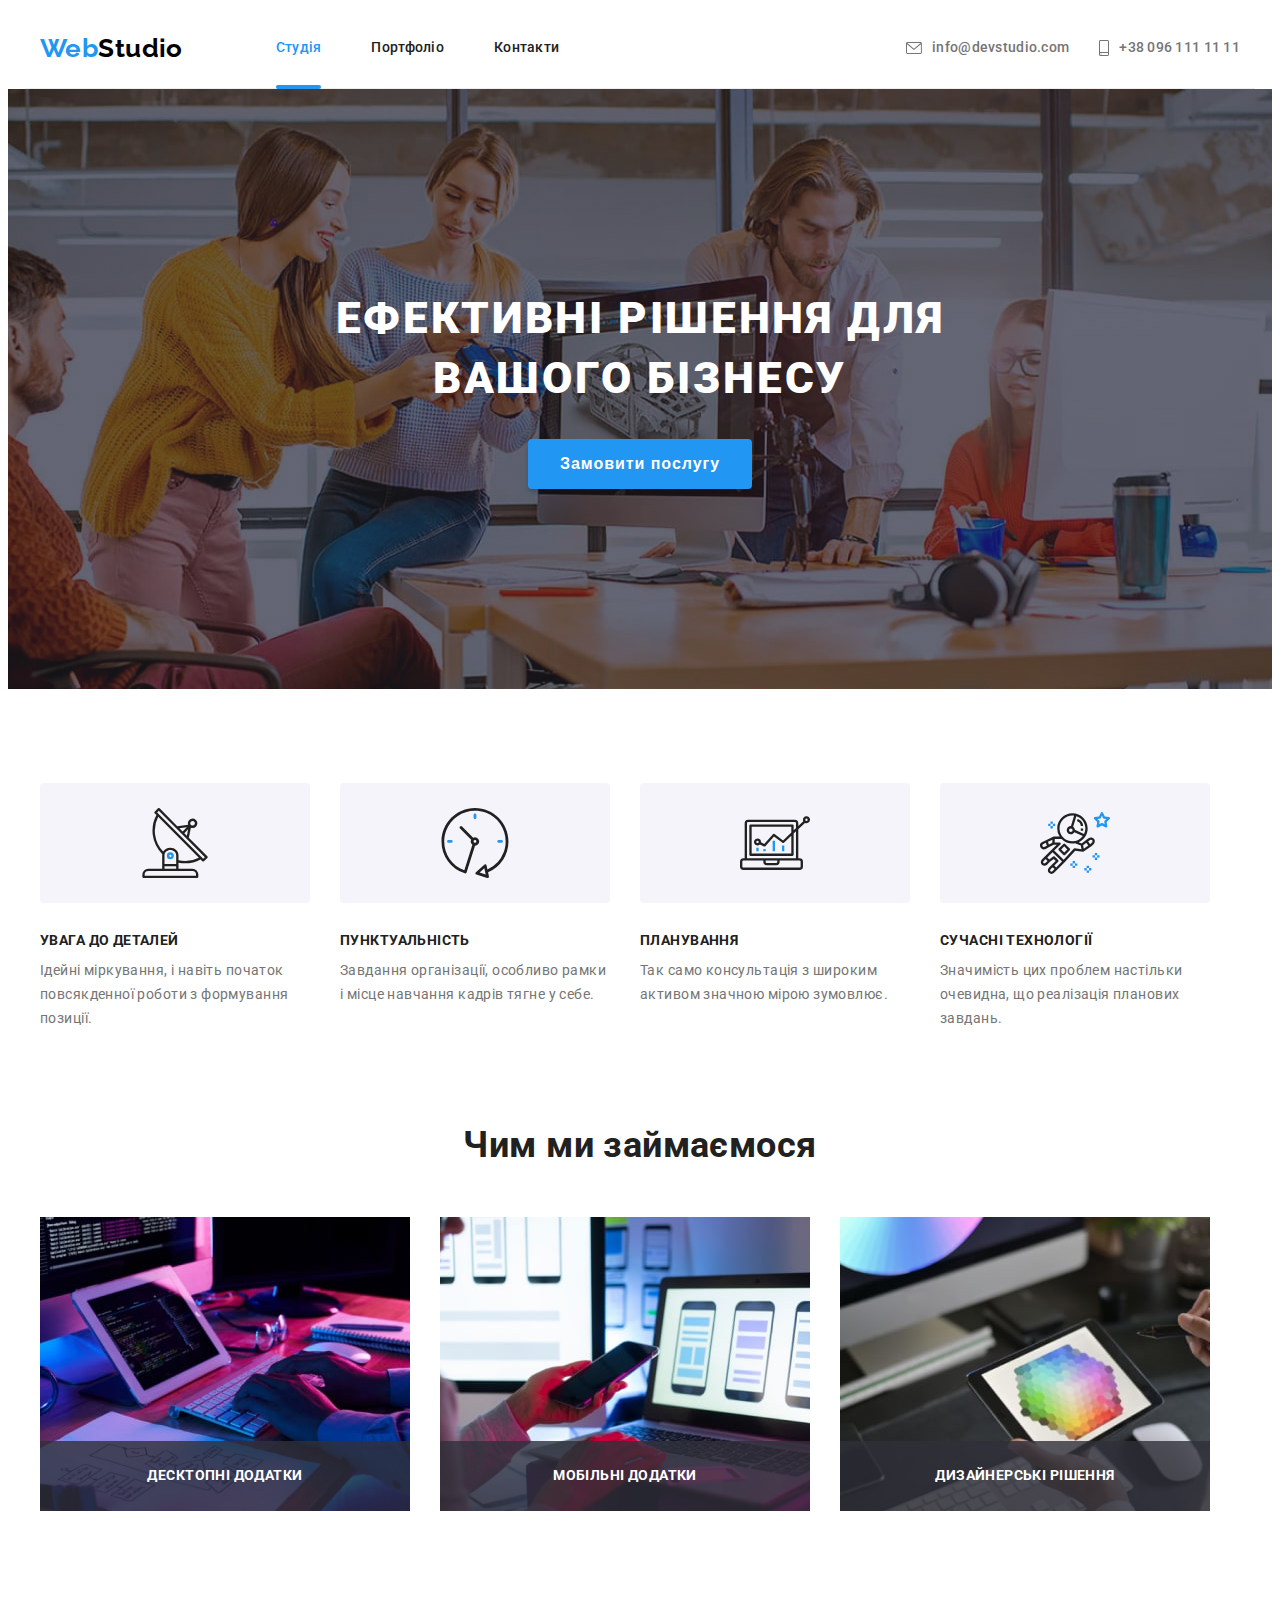
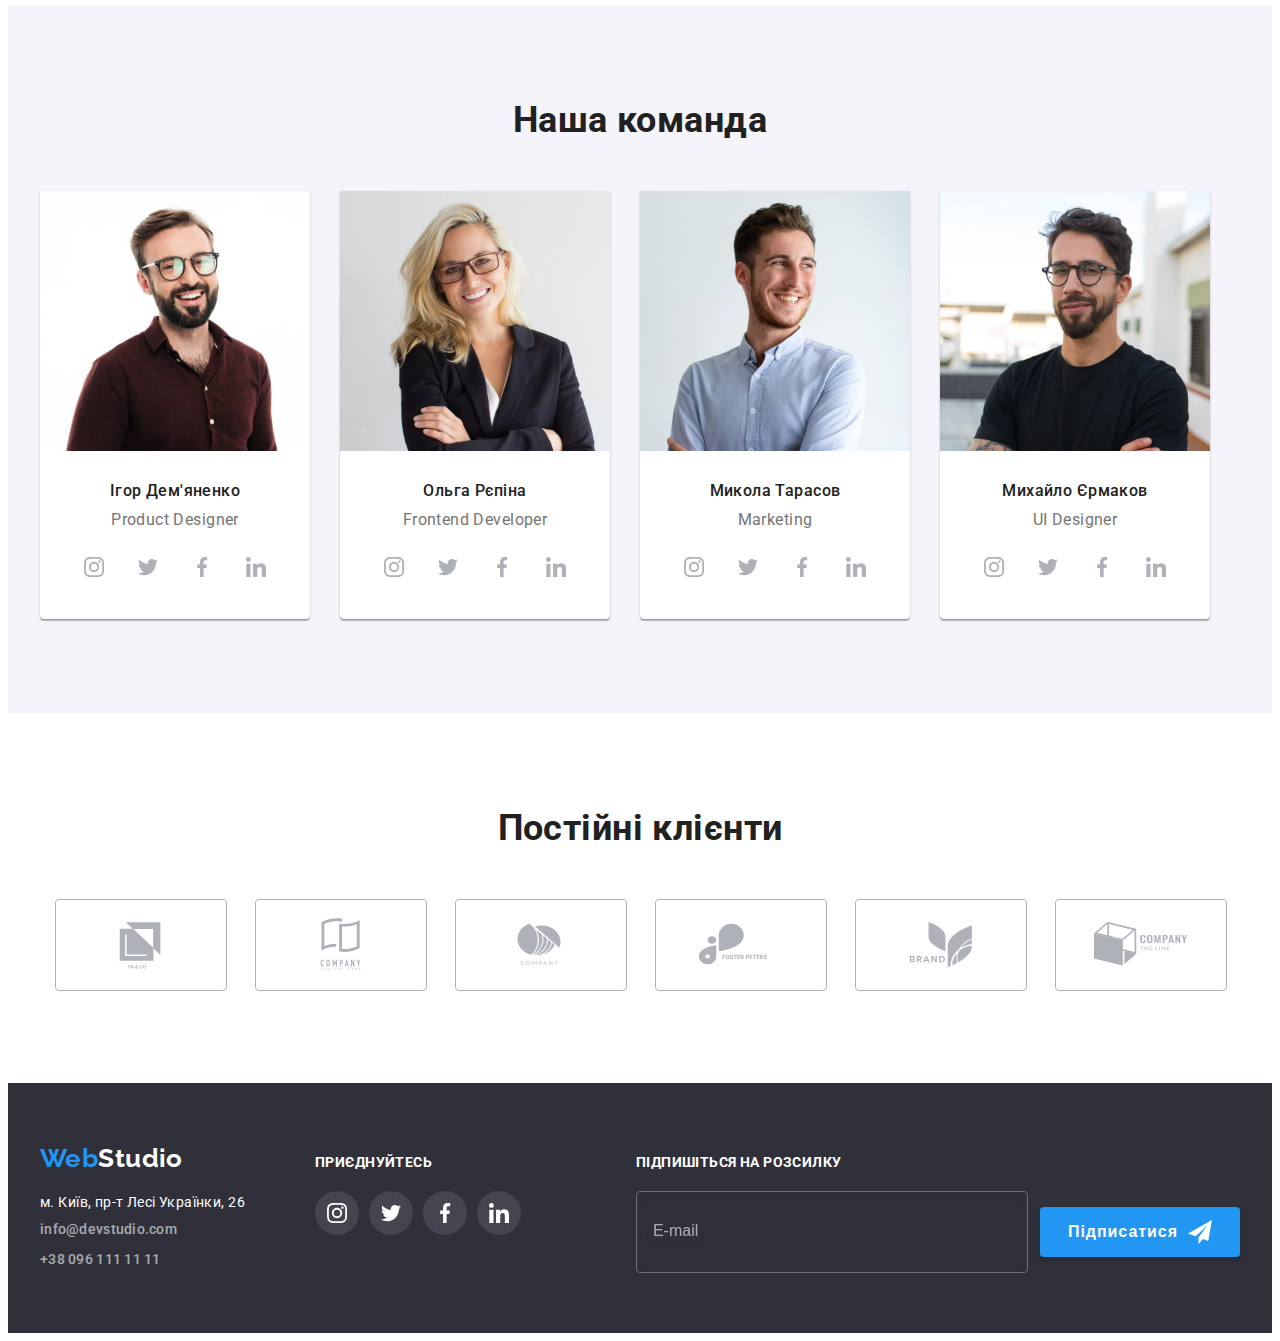
<file: index.html>
<!DOCTYPE html>
<html lang="uk">

<head>
  <meta charset="UTF-8" />
  <meta http-equiv="X-UA-Compatible" content="IE=edge" />
  <meta name="viewport" content="width=device-width, initial-scale=1.0" />

  <title>Студія</title>

  <link rel="preconnect" href="https://fonts.googleapis.com" />
  <link rel="preconnect" href="https://fonts.gstatic.com" crossorigin />
  <link href="https://fonts.googleapis.com/css2?family=Raleway:wght@700&family=Roboto:wght@400;500;700;900&display=swap"
    rel="stylesheet" />

  <link rel="stylesheet" href="https://cdnjs.cloudflare.com/ajax/libs/modern-normalize/1.1.0/modern-normalize.min.css"
    integrity="sha512-wpPYUAdjBVSE4KJnH1VR1HeZfpl1ub8YT/NKx4PuQ5NmX2tKuGu6U/JRp5y+Y8XG2tV+wKQpNHVUX03MfMFn9Q=="
    crossorigin="anonymous" referrerpolicy="no-referrer" />

  <link rel="stylesheet" href="./css/main.min.css">
</head>


<body>
  <header class="header">
    <div class="container">
      <a class="logo" lang="en" href="./index.html">
        Web<span class="logo__studio-header">Studio</span>
      </a>
      <nav class="nav">
        <ul class="nav__list">
          <li><a class="nav__link nav__link--current" href="./index.html">Студія</a></li>
          <li><a class="nav__link" href="./portfolio.html">Портфоліо</a></li>
          <li><a class="nav__link" href="">Контакти</a></li>
        </ul>
      </nav>
      <ul class="contacts">
        <li>
          <a class="contacts__link" href="mailto:info@devstudio.com">
            <svg class="contacts__icon" width="16" height="12">
              <use href="./images/icons.svg#envelope"></use>
            </svg>
            info@devstudio.com</a>
        </li>
        <li>
          <a class="contacts__link" href="tel:+380961111111">
            <svg class="contacts__icon" width="10" height="16">
              <use href="./images/icons.svg#smartphone"></use>
            </svg>
            +38 096 111 11 11</a>
        </li>
      </ul>
    </div>
  </header>

  <main>
    <!-- Герой -->
    <section class="hero">
      <div class="container">
        <h1 class="hero__title">Ефективні рішення для вашого бізнесу</h1>
        <button type="button" class="hero__btn btn" data-modal-open>
          Замовити послугу
        </button>
      </div>
    </section>

    <!-- Особливості -->
    <section class="features">
      <div class="container">
        <h2 class="section__title visually-hidden">Особливості</h2>
        <ul class="features__list">
          <li class="features__item">
            <div class="features__icon">
              <svg width="70" height="70">
                <use href="./images/icons.svg#antenna"></use>
              </svg>
            </div>
            <h3 class="features__title">Увага до деталей</h3>
            <p>
              Ідейні міркування, і навіть початок повсякденної роботи з
              формування позиції.
            </p>
          </li>
          <li class="features__item">
            <div class="features__icon">
              <svg width="70" height="70">
                <use href="./images/icons.svg#clock"></use>
              </svg>
            </div>
            <h3 class="features__title">Пунктуальність</h3>
            <p>
              Завдання організації, особливо рамки і місце навчання кадрів
              тягне у себе.
            </p>
          </li>
          <li class="features__item">
            <div class="features__icon">
              <svg width="70" height="70">
                <use href="./images/icons.svg#diagram"></use>
              </svg>
            </div>
            <h3 class="features__title">Планування</h3>
            <p>
              Так само консультація з широким активом значною мірою зумовлює.
            </p>
          </li>
          <li class="features__item">
            <div class="features__icon">
              <svg width="70" height="70">
                <use href="./images/icons.svg#astronaut"></use>
              </svg>
            </div>
            <h3 class="features__title">Сучасні технології</h3>
            <p>
              Значимість цих проблем настільки очевидна, що реалізація
              планових завдань.
            </p>
          </li>
        </ul>
      </div>
    </section>

    <!-- Чим ми займаємось -->
    <section class="works">
      <div class="container">
        <h2 class="section__title">Чим ми займаємося</h2>
        <ul class="works__list">
          <li class="works__item">
            <img src="./images/box1.jpg" alt="cхема і код алгоритму" width="370" height="294" />
            <div class="works__overlay">
              <p class="works__overlay-text">Десктопні додатки</p>
            </div>
          </li>
          <li class="works__item">
            <img src="./images/box2.jpg" alt="блок-схема на екрані телефона" width="370" height="294" />
            <div class="works__overlay">
              <p class="works__overlay-text">Мобільні додатки</p>
            </div>
          </li>
          <li class="works__item">
            <img src="./images/box3.jpg" alt="палітра кольорів на екрані планшета" width="370" height="294" />
            <div class="works__overlay">
              <p class="works__overlay-text">Дизайнерські рішення</p>
            </div>
          </li>
        </ul>
      </div>
    </section>

    <!-- Наша команда -->
    <section class="team">
      <div class="container">
        <h2 class="section__title">Наша команда</h2>
        <ul class="team__list">
          <li class="team__item">
            <img src="./images/man1.jpg" alt="Дизайнер продукту" width="270" height="260" />
            <div class="team-member">
              <h3 class="team-member__name">Ігор Дем'яненко</h3>
              <p class="team-member__position" lang="en">Product Designer</p>
              <ul class="socials">
                <li class="socials__item">
                  <a class="socials__link" href="https://instagram.com" target="_blank" rel="noopener noreferrer"
                    aria-label="Instagram icon">
                    <svg class="socials__icon" width="20" height="20">
                      <use href="./images/icons.svg#instagram"></use>
                    </svg>
                  </a>
                </li>
                <li class="socials__item">
                  <a class="socials__link" href="https://twitter.com" aria-label="Twitter icon" target="_blank"
                    rel="noopener noreferrer">
                    <svg class="socials__icon" width="20" height="20">
                      <use href="./images/icons.svg#twitter"></use>
                    </svg>
                  </a>
                </li>
                <li class="socials__item">
                  <a class="socials__link" href="https://facebook.com" aria-label="Facebook icon" target="_blank"
                    rel="noopener noreferrer">
                    <svg class="socials__icon" width="20" height="20">
                      <use href="./images/icons.svg#facebook"></use>
                    </svg>
                  </a>
                </li>
                <li class="socials__item">
                  <a class="socials__link" href="https://linkedin.com" aria-label="LinkedIn icon" target="_blank"
                    rel="noopener noreferrer">
                    <svg class="socials__icon" width="20" height="20">
                      <use href="./images/icons.svg#linkedin"></use>
                    </svg>
                  </a>
                </li>
              </ul>
            </div>
          </li>
          <li class="team__item">
            <img src="./images/man2.jpg" alt="Розробник" width="270" height="260" />
            <div class="team-member">
              <h3 class="team-member__name">Ольга Рєпіна</h3>
              <p class="team-member__position" lang="en">Frontend Developer</p>
              <ul class="socials">
                <li class="socials__item">
                  <a class="socials__link" href="https://instagram.com" target="_blank" rel="noopener noreferrer"
                    aria-label="Instagram icon">
                    <svg class="socials__icon" width="20" height="20">
                      <use href="./images/icons.svg#instagram"></use>
                    </svg>
                  </a>
                </li>
                <li class="socials__item">
                  <a class="socials__link" href="https://twitter.com" aria-label="Twitter icon" target="_blank"
                    rel="noopener noreferrer">
                    <svg class="socials__icon" width="20" height="20">
                      <use href="./images/icons.svg#twitter"></use>
                    </svg>
                  </a>
                </li>
                <li class="socials__item">
                  <a class="socials__link" href="https://facebook.com" aria-label="Facebook icon" target="_blank"
                    rel="noopener noreferrer">
                    <svg class="socials__icon" width="20" height="20">
                      <use href="./images/icons.svg#facebook"></use>
                    </svg>
                  </a>
                </li>
                <li class="socials__item">
                  <a class="socials__link" href="https://linkedin.com" aria-label="LinkedIn icon" target="_blank"
                    rel="noopener noreferrer">
                    <svg class="socials__icon" width="20" height="20">
                      <use href="./images/icons.svg#linkedin"></use>
                    </svg>
                  </a>
                </li>
              </ul>
            </div>
          </li>
          <li class="team__item">
            <img src="./images/man3.jpg" alt="Маркетолог" width="270" height="260" />
            <div class="team-member">
              <h3 class="team-member__name">Микола Тарасов</h3>
              <p class="team-member__position" lang="en">Marketing</p>
              <ul class="socials">
                <li class="socials__item">
                  <a class="socials__link" href="https://instagram.com" target="_blank" rel="noopener noreferrer"
                    aria-label="Instagram icon">
                    <svg class="socials__icon" width="20" height="20">
                      <use href="./images/icons.svg#instagram"></use>
                    </svg>
                  </a>
                </li>
                <li class="socials__item">
                  <a class="socials__link" href="https://twitter.com" aria-label="Twitter icon" target="_blank"
                    rel="noopener noreferrer">
                    <svg class="socials__icon" width="20" height="20">
                      <use href="./images/icons.svg#twitter"></use>
                    </svg>
                  </a>
                </li>
                <li class="socials__item">
                  <a class="socials__link" href="https://facebook.com" aria-label="Facebook icon" target="_blank"
                    rel="noopener noreferrer">
                    <svg class="socials__icon" width="20" height="20">
                      <use href="./images/icons.svg#facebook"></use>
                    </svg>
                  </a>
                </li>
                <li class="socials__item">
                  <a class="socials__link" href="https://linkedin.com" aria-label="LinkedIn icon" target="_blank"
                    rel="noopener noreferrer">
                    <svg class="socials__icon" width="20" height="20">
                      <use href="./images/icons.svg#linkedin"></use>
                    </svg>
                  </a>
                </li>
              </ul>
            </div>
          </li>
          <li class="team__item">
            <img src="./images/man4.jpg" alt="Інтерфейс дизайнер" width="270" height="260" />
            <div class="team-member">
              <h3 class="team-member__name">Михайло Єрмаков</h3>
              <p class="team-member__position" lang="en">UI Designer</p>
              <ul class="socials">
                <li class="socials__item">
                  <a class="socials__link" href="https://instagram.com" target="_blank" rel="noopener noreferrer"
                    aria-label="Instagram icon">
                    <svg class="socials__icon" width="20" height="20">
                      <use href="./images/icons.svg#instagram"></use>
                    </svg>
                  </a>
                </li>
                <li class="socials__item">
                  <a class="socials__link" href="https://twitter.com" aria-label="Twitter icon" target="_blank"
                    rel="noopener noreferrer">
                    <svg class="socials__icon" width="20" height="20">
                      <use href="./images/icons.svg#twitter"></use>
                    </svg>
                  </a>
                </li>
                <li class="socials__item">
                  <a class="socials__link" href="https://facebook.com" aria-label="Facebook icon" target="_blank"
                    rel="noopener noreferrer">
                    <svg class="socials__icon" width="20" height="20">
                      <use href="./images/icons.svg#facebook"></use>
                    </svg>
                  </a>
                </li>
                <li class="socials__item">
                  <a class="socials__link" href="https://linkedin.com" aria-label="LinkedIn icon" target="_blank"
                    rel="noopener noreferrer">
                    <svg class="socials__icon" width="20" height="20">
                      <use href="./images/icons.svg#linkedin"></use>
                    </svg>
                  </a>
                </li>
              </ul>
            </div>
          </li>
        </ul>
      </div>
    </section>

    <!-- Постійні клієнти -->
    <section class="clients">
      <div class="container">
        <h2 class="section__title">Постійні клієнти</h2>
        <ul class="clients__list">
          <li class="clients__item">
            <a class="clients__link" href="">
              <svg class="clients__logo" width="106" height="60">
                <use href="./images/icons.svg#logo1"></use>
              </svg>
            </a>
          </li>
          <li class="clients__item">
            <a class="clients__link" href="">
              <svg class="clients__logo" width="106" height="60">
                <use href="./images/icons.svg#logo2"></use>
              </svg>
            </a>
          </li>
          <li class="clients__item">
            <a class="clients__link" href="">
              <svg class="clients__logo" width="106" height="60">
                <use href="./images/icons.svg#logo3"></use>
              </svg>
            </a>
          </li>
          <li class="clients__item">
            <a class="clients__link" href="">
              <svg class="clients__logo" width="106" height="60">
                <use href="./images/icons.svg#logo4"></use>
              </svg>
            </a>
          </li>
          <li class="clients__item">
            <a class="clients__link" href="">
              <svg class="clients__logo" width="106" height="60">
                <use href="./images/icons.svg#logo5"></use>
              </svg>
            </a>
          </li>
          <li class="clients__item">
            <a class="clients__link" href="">
              <svg class="clients__logo" width="106" height="60">
                <use href="./images/icons.svg#logo6"></use>
              </svg>
            </a>
          </li>
        </ul>
      </div>
    </section>
  </main>

  <footer class="footer">
    <div class="container">
      <div class="footer__contacts">
        <a class="logo" lang="en" href="./index.html">
          Web<span class="logo__studio-footer">Studio</span></a>
        <address class="address">
          <a class="address__link" href="https://goo.gl/maps/7sUeBpfC4185EdPBA" target="_blank"
            rel="noopener noreferrer nofollow">
            м. Київ, пр-т Лесі Українки, 26
          </a>
        </address>
        <ul class="contacts">
          <li class="contacts__item">
            <a class="contacts__link" href="mailto:info@devstudio.com">info@devstudio.com</a>
          </li>
          <li class="contacts__item">
            <a class="contacts__link" href="tel:+380961111111">+38 096 111 11 11</a>
          </li>
        </ul>
      </div>

      <div class="footer__social">
        <p class="footer__title">Приєднуйтесь</p>
        <ul class="socials">
          <li class="socials__item">
            <a class="socials__link" href="https://instagram.com" target="_blank" rel="noopener noreferrer"
              aria-label="Instagram icon">
              <svg class="socials__icon" width="20" height="20">
                <use href="./images/icons.svg#instagram"></use>
              </svg>
            </a>
          </li>
          <li class="socials__item">
            <a class="socials__link" href="https://twitter.com" aria-label="Twitter icon" target="_blank"
              rel="noopener noreferrer">
              <svg class="socials__icon" width="20" height="20">
                <use href="./images/icons.svg#twitter"></use>
              </svg>
            </a>
          </li>
          <li class="socials__item">
            <a class="socials__link" href="https://facebook.com" aria-label="Facebook icon" target="_blank"
              rel="noopener noreferrer">
              <svg class="socials__icon" width="20" height="20">
                <use href="./images/icons.svg#facebook"></use>
              </svg>
            </a>
          </li>
          <li class="socials__item">
            <a class="socials__link" href="https://linkedin.com" aria-label="LinkedIn icon" target="_blank"
              rel="noopener noreferrer">
              <svg class="socials__icon" width="20" height="20">
                <use href="./images/icons.svg#linkedin"></use>
              </svg>
            </a>
          </li>
        </ul>
      </div>

      <div class="footer__subscription">
        <p class="footer__title">Підпишіться на розсилку</p>
        <form class="footer__form">
          <label>
            <input class="footer__input" type="email" name="email" placeholder="E-mail" /></label>
          <button class="btn" type="submit">
            Підписатися
            <svg class="send-icon" width="24" height="24">
              <use href="./images/icons.svg#send"></use>
            </svg>
          </button>
        </form>
      </div>
    </div>
  </footer>

  <!-- Modal -->
  <div class="backdrop is-hidden" data-modal>
    <div class="modal">
      <button type="button" class="modal__close" data-modal-close>
        <svg class="modal__close-icon" width="18" height="18">
          <use href="./images/icons.svg#close"></use>
        </svg>
      </button>

      <strong class="modal__title">Залиште свої дані, ми вам передзвонимо</strong>
      <form class="modal__form" name="modal_form">
        <div class="modal__field" role="group">
          <label class="modal__label" for="name">Ім'я</label>
          <div class="modal__input">
            <input class="modal__input-item" type="text" name="name" id="name" />
            <svg class="modal__input-icon" width="18" height="18">
              <use href="./images/icons.svg#person"></use>
            </svg>
          </div>
          <label class="modal__label" for="phone">Телефон</label>
          <div class="modal__input">
            <input class="modal__input-item" type="tel" name="phone" id="phone" />
            <svg class="modal__input-icon" width="18" height="18">
              <use href="./images/icons.svg#phone"></use>
            </svg>
          </div>
          <label class="modal__label" for="email">Пошта</label>
          <div class="modal__input">
            <input class="modal__input-item" type="email" name="email" id="email" />
            <svg class="modal__input-icon" width="18" height="18">
              <use href="./images/icons.svg#email"></use>
            </svg>
          </div>
          <label class="modal__label" for="comment">Коментар</label>
          <textarea class="modal__input-comment" name="comment" id="comment" placeholder="Введіть текст"></textarea>
        </div>

        <div class="checkbox" role="group">
          <input class="modal__checkbox visually-hidden" type="checkbox" name="checkbox" id="checkbox" />
          <label class="checkbox__label" for="checkbox">
            <svg class="checkbox__icon" width="16" height="15">
              <use href="./images/icons.svg#check"></use>
            </svg>
            Погоджуюся з розсилкою та приймаю
            <a class="checkbox__link" href="">Умови договору</a>
          </label>
        </div>
        <button class="btn" type="submit">Відправити</button>
      </form>
    </div>
  </div>

  <script src="./js/modal.js"></script>
</body>

</html>
</file>
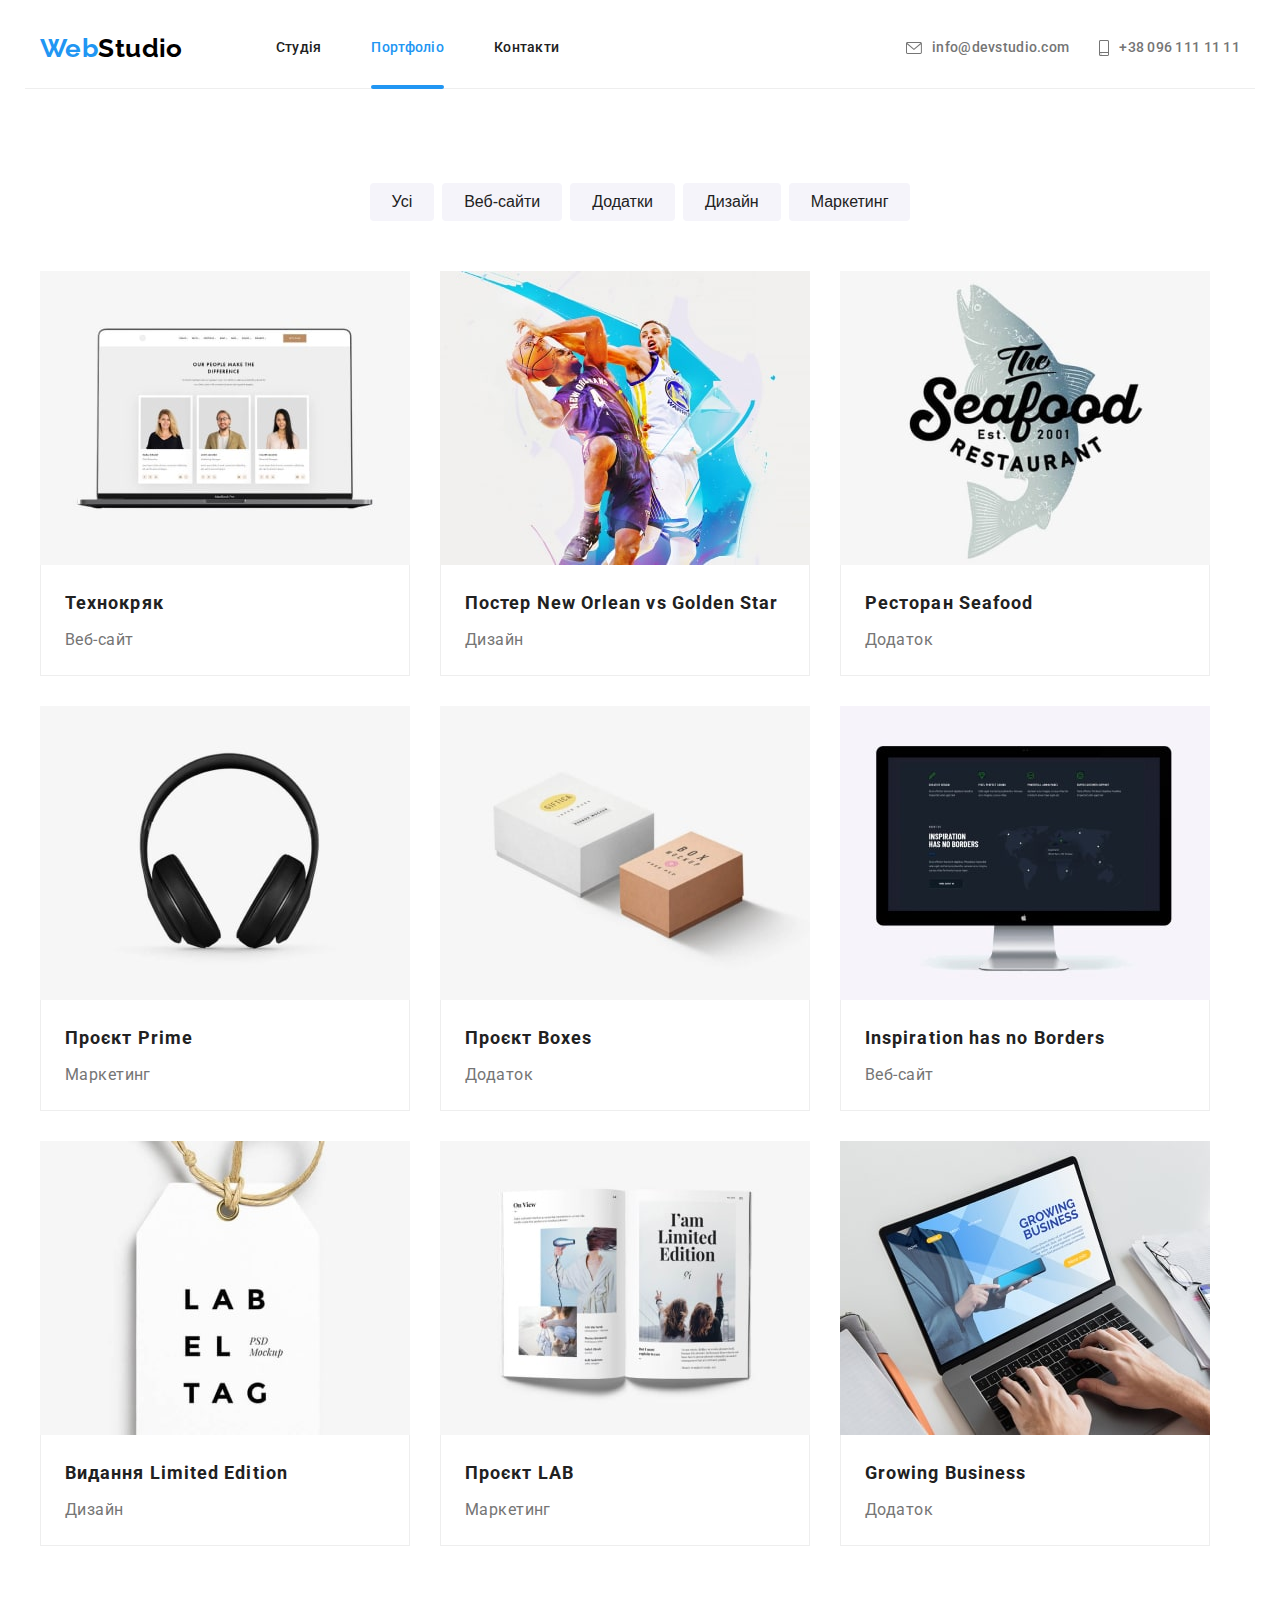
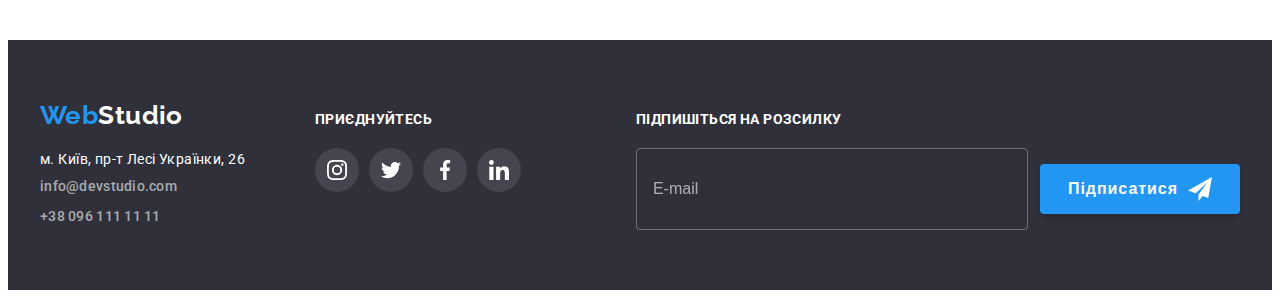
<file: portfolio.html>
<!DOCTYPE html>
<html lang="uk">

<head>
  <meta charset="UTF-8" />
  <meta http-equiv="X-UA-Compatible" content="IE=edge" />
  <meta name="viewport" content="width=device-width, initial-scale=1.0" />

  <title>Портфоліо</title>

  <link rel="preconnect" href="https://fonts.googleapis.com" />
  <link rel="preconnect" href="https://fonts.gstatic.com" crossorigin />
  <link href="https://fonts.googleapis.com/css2?family=Raleway:wght@700&family=Roboto:wght@400;500;700;900&display=swap"
    rel="stylesheet" />

  <link rel="stylesheet" href="https://cdnjs.cloudflare.com/ajax/libs/modern-normalize/1.1.0/modern-normalize.min.css"
    integrity="sha512-wpPYUAdjBVSE4KJnH1VR1HeZfpl1ub8YT/NKx4PuQ5NmX2tKuGu6U/JRp5y+Y8XG2tV+wKQpNHVUX03MfMFn9Q=="
    crossorigin="anonymous" referrerpolicy="no-referrer" />

  <link rel="stylesheet" href="./css/main.min.css">
</head>

<body>
  <header class="header">
    <div class="header-container container">
      <a class="header__logo logo" lang="en" href="./index.html">
        Web<span class="logo__studio-header">Studio</span>
      </a>
      <nav class="nav">
        <ul class="nav__list">
          <li><a class="nav__link" href="./index.html">Студія</a></li>
          <li>
            <a class="nav__link nav__link--current" href="./portfolio.html">Портфоліо</a>
          </li>
          <li><a class="nav__link" href="">Контакти</a></li>
        </ul>
      </nav>
      <ul class="contacts">
        <li>
          <a class="contacts__link" href="mailto:info@devstudio.com">
            <svg class="contacts__icon" width="16" height="12">
              <use href="./images/icons.svg#envelope"></use>
            </svg>
            info@devstudio.com</a>
        </li>
        <li>
          <a class="contacts__link" href="tel:+380961111111">
            <svg class="contacts__icon" width="10" height="16">
              <use href="./images/icons.svg#smartphone"></use>
            </svg>
            +38 096 111 11 11</a>
        </li>
      </ul>
    </div>
  </header>

  <main>
    <section class="section">
      <div class="container">
        <h1 class="visually-hidden">Список робіт</h1>
        <ul class="filters__list">
          <li class="filters__item">
            <button type="button" class="filters__btn">Усі</button>
          </li>
          <li class="filters__item">
            <button type="button" class="filters__btn">Веб-сайти</button>
          </li>
          <li class="filters__item">
            <button type="button" class="filters__btn">Додатки</button>
          </li>
          <li class="filters__item">
            <button type="button" class="filters__btn">Дизайн</button>
          </li>
          <li class="filters__item">
            <button type="button" class="filters__btn">Маркетинг</button>
          </li>
        </ul>

        <ul class="projects__list">
          <li class="projects__item">
            <a class="projects__link" href="">
              <div class="projects__thumb">
                <img src="./images/proj1.jpg" alt="Три людини на екрані ноутбука" width="370" height="294" />
                <div class="projects__overlay">
                  <p class="projects__overlay-text">
                    Ресурс пропонує комплексні пропозиції з різним рівнем
                    функціоналу та сервісів. Все це дозволить відвідувачу
                    отримати вичерпні відомості про компанію чи приватну
                    особу.
                  </p>
                </div>
              </div>
              <div class="projects__description">
                <h2 class="projects__name">Технокряк</h2>
                <p class="projects__category">Веб-сайт</p>
              </div>
            </a>
          </li>
          <li class="projects__item">
            <a class="projects__link" href="">
              <div class="projects__thumb">
                <img src="./images/proj2.jpg" alt="Два баскетболіста" width="370" height="294" />
                <div class="projects__overlay">
                  <p class="projects__overlay-text">
                    Ресурс пропонує комплексні пропозиції з різним рівнем
                    функціоналу та сервісів. Все це дозволить відвідувачу
                    отримати вичерпні відомості про компанію чи приватну
                    особу.
                  </p>
                </div>
              </div>
              <div class="projects__description">
                <h2 class="projects__name">
                  Постер <span lang="en">New Orlean vs Golden Star</span>
                </h2>
                <p class="projects__category">Дизайн</p>
              </div>
            </a>
          </li>
          <li class="projects__item">
            <a class="projects__link" href="">
              <div class="projects__thumb">
                <img src="./images/proj3.jpg" alt="Логотип ресторану морської кухні" width="370" height="294" />
                <div class="projects__overlay">
                  <p class="projects__overlay-text">
                    Ресурс пропонує комплексні пропозиції з різним рівнем
                    функціоналу та сервісів. Все це дозволить відвідувачу
                    отримати вичерпні відомості про компанію чи приватну
                    особу.
                  </p>
                </div>
              </div>
              <div class="projects__description">
                <h2 class="projects__name">
                  Ресторан <span lang="en">Seafood</span>
                </h2>
                <p class="projects__category">Додаток</p>
              </div>
            </a>
          </li>
          <li class="projects__item">
            <a class="projects__link" href="">
              <div class="projects__thumb">
                <img src="./images/proj4.jpg" alt="Навушники" width="370" height="294" />
                <div class="projects__overlay">
                  <p class="projects__overlay-text">
                    Ресурс пропонує комплексні пропозиції з різним рівнем
                    функціоналу та сервісів. Все це дозволить відвідувачу
                    отримати вичерпні відомості про компанію чи приватну
                    особу.
                  </p>
                </div>
              </div>
              <div class="projects__description">
                <h2 class="projects__name">
                  Проєкт <span lang="en">Prime</span>
                </h2>
                <p class="projects__category">Маркетинг</p>
              </div>
            </a>
          </li>
          <li class="projects__item">
            <a class="projects__link" href="">
              <div class="projects__thumb">
                <img src="./images/proj5.jpg" alt="Дві коробки" width="370" height="294" />
                <div class="projects__overlay">
                  <p class="projects__overlay-text">
                    Ресурс пропонує комплексні пропозиції з різним рівнем
                    функціоналу та сервісів. Все це дозволить відвідувачу
                    отримати вичерпні відомості про компанію чи приватну
                    особу.
                  </p>
                </div>
              </div>
              <div class="projects__description">
                <h2 class="projects__name">
                  Проєкт <span lang="en">Boxes</span>
                </h2>
                <p class="projects__category">Додаток</p>
              </div>
            </a>
          </li>
          <li class="projects__item">
            <a class="projects__link" href="">
              <div class="projects__thumb">
                <img src="./images/proj6.jpg" alt="Сайт проекту на моніторі" width="370" height="294" />
                <div class="projects__overlay">
                  <p class="projects__overlay-text">
                    Ресурс пропонує комплексні пропозиції з різним рівнем
                    функціоналу та сервісів. Все це дозволить відвідувачу
                    отримати вичерпні відомості про компанію чи приватну
                    особу.
                  </p>
                </div>
              </div>
              <div class="projects__description">
                <h2 class="projects__name" lang="en">
                  Inspiration has no Borders
                </h2>
                <p class="projects__category">Веб-сайт</p>
              </div>
            </a>
          </li>
          <li class="projects__item">
            <a class="projects__link" href="">
              <div class="projects__thumb">
                <img src="./images/proj7.jpg" alt="Розкладка журналу" width="370" height="294" />
                <div class="projects__overlay">
                  <p class="projects__overlay-text">
                    Ресурс пропонує комплексні пропозиції з різним рівнем
                    функціоналу та сервісів. Все це дозволить відвідувачу
                    отримати вичерпні відомості про компанію чи приватну
                    особу.
                  </p>
                </div>
              </div>
              <div class="projects__description">
                <h2 class="projects__name">
                  Видання <span lang="en">Limited Edition</span>
                </h2>
                <p class="projects__category">Дизайн</p>
              </div>
            </a>
          </li>
          <li class="projects__item">
            <a class="projects__link" href="">
              <div class="projects__thumb">
                <img src="./images/proj8.jpg" alt="Логотип на бірці" width="370" height="294" />
                <div class="projects__overlay">
                  <p class="projects__overlay-text">
                    Ресурс пропонує комплексні пропозиції з різним рівнем
                    функціоналу та сервісів. Все це дозволить відвідувачу
                    отримати вичерпні відомості про компанію чи приватну
                    особу.
                  </p>
                </div>
              </div>
              <div class="projects__description">
                <h2 class="projects__name">
                  Проєкт <span lang="en">LAB</span>
                </h2>
                <p class="projects__category">Маркетинг</p>
              </div>
            </a>
          </li>
          <li class="projects__item">
            <a class="projects__link" href="">
              <div class="projects__thumb">
                <img src="./images/proj9.jpg" alt="Руки та ноутбук" width="370" height="294" />
                <div class="projects__overlay">
                  <p class="projects__overlay-text">
                    Ресурс пропонує комплексні пропозиції з різним рівнем
                    функціоналу та сервісів. Все це дозволить відвідувачу
                    отримати вичерпні відомості про компанію чи приватну
                    особу.
                  </p>
                </div>
              </div>
              <div class="projects__description">
                <h2 class="projects__name" lang="en">Growing Business</h2>
                <p class="projects__category">Додаток</p>
              </div>
            </a>
          </li>
        </ul>
      </div>
    </section>
  </main>

  <footer class="footer">
    <div class="container">
      <div class="footer__contacts">
        <a class="logo" lang="en" href="./index.html">
          Web<span class="logo__studio-footer">Studio</span></a>
        <address class="address">
          <a class="address__link" href="https://goo.gl/maps/7sUeBpfC4185EdPBA" target="_blank"
            rel="noopener noreferrer nofollow">
            м. Київ, пр-т Лесі Українки, 26
          </a>
        </address>
        <ul class="contacts">
          <li class="contacts__item">
            <a class="contacts__link" href="mailto:info@devstudio.com">info@devstudio.com</a>
          </li>
          <li class="contacts__item">
            <a class="contacts__link" href="tel:+380961111111">+38 096 111 11 11</a>
          </li>
        </ul>
      </div>

      <div class="footer__social">
        <p class="footer__title">Приєднуйтесь</p>
        <ul class="socials">
          <li class="socials__item">
            <a class="socials__link" href="https://instagram.com" target="_blank" rel="noopener noreferrer"
              aria-label="Instagram icon">
              <svg class="socials__icon" width="20" height="20">
                <use href="./images/icons.svg#instagram"></use>
              </svg>
            </a>
          </li>
          <li class="socials__item">
            <a class="socials__link" href="https://twitter.com" aria-label="Twitter icon" target="_blank"
              rel="noopener noreferrer">
              <svg class="socials__icon" width="20" height="20">
                <use href="./images/icons.svg#twitter"></use>
              </svg>
            </a>
          </li>
          <li class="socials__item">
            <a class="socials__link" href="https://facebook.com" aria-label="Facebook icon" target="_blank"
              rel="noopener noreferrer">
              <svg class="socials__icon" width="20" height="20">
                <use href="./images/icons.svg#facebook"></use>
              </svg>
            </a>
          </li>
          <li class="socials__item">
            <a class="socials__link" href="https://linkedin.com" aria-label="LinkedIn icon" target="_blank"
              rel="noopener noreferrer">
              <svg class="socials__icon" width="20" height="20">
                <use href="./images/icons.svg#linkedin"></use>
              </svg>
            </a>
          </li>
        </ul>
      </div>

      <div class="footer__subscription">
        <p class="footer__title">Підпишіться на розсилку</p>
        <form class="footer__form">
          <label>
            <input class="footer__input" type="email" name="email" placeholder="E-mail" /></label>
          <button class="btn" type="submit">
            Підписатися
            <svg class="send-icon" width="24" height="24">
              <use href="./images/icons.svg#send"></use>
            </svg>
          </button>
        </form>
      </div>
    </div>
  </footer>
</body>

</html>
</file>
<file: css/main.min.css>
:root{--main-font: "Roboto", sans-serif;--secondary-font: "Raleway", sans-serif;--primary-text-color: #757575;--tittle-text-color: #212121;--accent-color: #2196f3;--primary-bg-color: #ffffff;--secondary-bg-color: #f5f4fa;--footer-color: #2f303a;--icon-color: #afb1b8;--trns: 250ms cubic-bezier(0.4, 0, 0.2, 1)}.visually-hidden{position:absolute;white-space:nowrap;width:1px;height:1px;overflow:hidden;border:0;padding:0;clip:rect(0 0 0 0);-webkit-clip-path:inset(50%);clip-path:inset(50%);margin:-1px}.projects__list,.filters__list,.clients__list,.socials,.team__list,.works__list,.features__list,.contacts,.nav__list{list-style:none;padding:0;margin:0}.footer .address__link,.projects__link,.clients__link,.socials__link,.contacts__link,.nav__link{text-decoration:none;color:currentColor}.filters__btn,.btn{text-align:center;border:none;border-radius:4px;cursor:pointer}body{background-color:var(--primary-bg-color);color:var(--primary-text-color);font-family:var(--main-font);font-size:14px;letter-spacing:.03em}h1,h2,h3,p{margin:0}img{display:block;max-width:100%;height:auto}.section{padding-top:94px;padding-bottom:94px}.section__title{margin-bottom:50px;color:var(--tittle-text-color);font-weight:700;font-size:36px;line-height:1.17;text-align:center}.container{padding-left:15px;padding-right:15px;margin-left:auto;margin-right:auto}@media screen and (min-width: 480px){.container{width:480px}}@media screen and (min-width: 768px){.container{width:768px}}@media screen and (min-width: 1200px){.container{width:1200px}}.header .container{display:-webkit-box;display:-ms-flexbox;display:flex;-webkit-box-align:center;-ms-flex-align:center;align-items:center;border-bottom:1px solid #eee}.header .logo{margin-right:93px}.logo{color:var(--accent-color);font-family:var(--secondary-font);font-weight:700;font-size:26px;line-height:1.19;text-decoration:none}.logo__studio-header{color:#000}.logo__studio-footer{color:var(--primary-bg-color)}.nav{margin-right:auto}.nav__list{display:-webkit-box;display:-ms-flexbox;display:flex;gap:50px}.nav__link{position:relative;display:block;padding-top:32px;padding-bottom:32px;color:var(--tittle-text-color);font-weight:500;line-height:1.14;letter-spacing:.02em;-webkit-transition:color var(--trns);transition:color var(--trns)}.nav__link:hover,.nav__link:focus{color:var(--accent-color)}.nav__link--current{color:var(--accent-color)}.nav__link--current::after{content:"";position:absolute;bottom:-1px;left:0;width:100%;height:4px;background-color:var(--accent-color);border-radius:2px}.contacts{display:-webkit-box;display:-ms-flexbox;display:flex;gap:30px}.contacts__link{display:-webkit-box;display:-ms-flexbox;display:flex;-webkit-box-align:center;-ms-flex-align:center;align-items:center;color:var(--primary-text-color);font-weight:500;line-height:1.14;letter-spacing:.02em;-webkit-transition:color var(--trns);transition:color var(--trns)}.contacts__link:hover,.contacts__link:focus{color:var(--accent-color)}.contacts__icon{fill:currentColor;margin-right:10px}.hero{text-align:center;max-width:1600px;margin:0 auto;padding-top:200px;padding-bottom:200px;background-color:rgba(47,48,58,.4);background-image:-webkit-gradient(linear, left top, left bottom, from(rgba(47, 48, 58, 0.4)), to(rgba(47, 48, 58, 0.4))),url(../images/hero.jpg);background-image:linear-gradient(rgba(47, 48, 58, 0.4), rgba(47, 48, 58, 0.4)),url(../images/hero.jpg);background-repeat:no-repeat;background-position:center;background-size:cover}.hero__title{margin:0 auto;margin-bottom:30px;width:696px;color:var(--primary-bg-color);font-weight:900;font-size:44px;line-height:1.36;letter-spacing:.06em;text-transform:uppercase}.hero__btn{padding:10px 32px}.btn{min-width:200px;color:var(--primary-bg-color);background-color:var(--accent-color);font-weight:700;font-size:16px;line-height:1.88;letter-spacing:.06em;-webkit-box-shadow:0px 4px 4px rgba(0,0,0,.15);box-shadow:0px 4px 4px rgba(0,0,0,.15);-webkit-transition:background-color var(--trns);transition:background-color var(--trns)}.btn:hover,.btn:focus{background-color:#188ce8}.features{padding-top:94px;padding-bottom:94px}.features__icon{display:-webkit-box;display:-ms-flexbox;display:flex;-webkit-box-align:center;-ms-flex-align:center;align-items:center;-webkit-box-pack:center;-ms-flex-pack:center;justify-content:center;margin-bottom:30px;width:270px;height:120px;background-color:var(--secondary-bg-color);border-radius:4px}.features__list{display:-webkit-box;display:-ms-flexbox;display:flex}.features__item{width:270px;line-height:1.71}.features__item:not(:last-child){margin-right:30px}.features__title{margin-bottom:10px;color:var(--tittle-text-color);font-weight:700;font-size:14px;line-height:1.14;text-transform:uppercase}.works{padding-top:0;padding-bottom:94px}.works__list{display:-webkit-box;display:-ms-flexbox;display:flex}.works__item{position:relative}.works__item:not(:last-child){margin-right:30px}.works__overlay{position:absolute;bottom:0;left:0;display:-webkit-box;display:-ms-flexbox;display:flex;-webkit-box-align:center;-ms-flex-align:center;align-items:center;-webkit-box-pack:center;-ms-flex-pack:center;justify-content:center;width:100%;height:70px;background:rgba(47,48,58,.8)}.works__overlay-text{font-weight:700;line-height:1.14;text-align:center;text-transform:uppercase;color:var(--primary-bg-color)}.team{padding-top:94px;padding-bottom:94px;background-color:var(--secondary-bg-color)}.team__list{display:-webkit-box;display:-ms-flexbox;display:flex}.team__item:not(:last-child){margin-right:30px}.team__item{background-color:var(--primary-bg-color);border-radius:0px 0px 4px 4px;-webkit-box-shadow:0px 1px 3px rgba(0,0,0,.12),0px 1px 1px rgba(0,0,0,.14),0px 2px 1px rgba(0,0,0,.2);box-shadow:0px 1px 3px rgba(0,0,0,.12),0px 1px 1px rgba(0,0,0,.14),0px 2px 1px rgba(0,0,0,.2)}.team-member{padding-top:30px;padding-bottom:30px}.team-member__name{margin-bottom:10px;color:var(--tittle-text-color);font-weight:500;font-size:16px;line-height:1.19;text-align:center}.team-member__position{margin-bottom:16px;font-size:16px;line-height:1.19;text-align:center}.socials{display:-webkit-box;display:-ms-flexbox;display:flex;-webkit-box-align:center;-ms-flex-align:center;align-items:center;-webkit-box-pack:center;-ms-flex-pack:center;justify-content:center;gap:10px}.socials__item{width:44px;height:44px}.socials__link{display:-webkit-box;display:-ms-flexbox;display:flex;-webkit-box-align:center;-ms-flex-align:center;align-items:center;-webkit-box-pack:center;-ms-flex-pack:center;justify-content:center;width:100%;height:100%;border-radius:50%;color:var(--icon-color);-webkit-transition:color var(--trns),background-color var(--trns);transition:color var(--trns),background-color var(--trns)}.socials__link:hover,.socials__link:focus{color:var(--primary-bg-color);background-color:var(--accent-color)}.socials__icon{fill:currentColor}.clients{padding-top:94px;padding-bottom:94px}.clients__list{display:-webkit-box;display:-ms-flexbox;display:flex;-webkit-box-align:center;-ms-flex-align:center;align-items:center;-webkit-box-pack:center;-ms-flex-pack:center;justify-content:center;gap:30px}.clients__item{width:170px;height:90px}.clients__link{display:-webkit-box;display:-ms-flexbox;display:flex;-webkit-box-align:center;-ms-flex-align:center;align-items:center;-webkit-box-pack:center;-ms-flex-pack:center;justify-content:center;width:100%;height:100%;color:var(--icon-color);border:1px solid var(--icon-color);border-radius:4px;-webkit-transition:color var(--trns),border var(--trns);transition:color var(--trns),border var(--trns)}.clients__link:hover,.clients__link:focus{color:var(--accent-color);border:1px solid var(--accent-color)}.clients__logo{fill:currentColor}.filters__list{display:-webkit-box;display:-ms-flexbox;display:flex;-webkit-box-align:center;-ms-flex-align:center;align-items:center;-webkit-box-pack:center;-ms-flex-pack:center;justify-content:center;margin-bottom:50px}.filters__item:not(:last-child){margin-right:8px}.filters__btn{padding:6px 22px;color:var(--tittle-text-color);background-color:var(--secondary-bg-color);font-weight:500;font-size:16px;line-height:1.62;-webkit-transition:color var(--trns),background-color var(--trns),-webkit-box-shadow var(--trns);transition:color var(--trns),background-color var(--trns),-webkit-box-shadow var(--trns);transition:color var(--trns),background-color var(--trns),box-shadow var(--trns);transition:color var(--trns),background-color var(--trns),box-shadow var(--trns),-webkit-box-shadow var(--trns)}.filters__btn:hover,.filters__btn:focus{color:var(--primary-bg-color);background-color:var(--accent-color);-webkit-box-shadow:0px 3px 1px rgba(0,0,0,.1),0px 1px 2px rgba(0,0,0,.08),0px 2px 2px rgba(0,0,0,.12);box-shadow:0px 3px 1px rgba(0,0,0,.1),0px 1px 2px rgba(0,0,0,.08),0px 2px 2px rgba(0,0,0,.12)}.projects__list{display:-webkit-box;display:-ms-flexbox;display:flex;-ms-flex-wrap:wrap;flex-wrap:wrap;gap:30px}.projects__link{display:block;-webkit-transition:-webkit-box-shadow var(--trns);transition:-webkit-box-shadow var(--trns);transition:box-shadow var(--trns);transition:box-shadow var(--trns), -webkit-box-shadow var(--trns)}.projects__link:hover,.projects__link:focus{-webkit-box-shadow:0px 1px 1px rgba(0,0,0,.12),0px 4px 4px rgba(0,0,0,.06),1px 4px 6px rgba(0,0,0,.16);box-shadow:0px 1px 1px rgba(0,0,0,.12),0px 4px 4px rgba(0,0,0,.06),1px 4px 6px rgba(0,0,0,.16)}.projects__thumb{position:relative;overflow:hidden}.projects__overlay{position:absolute;top:0;left:0;-webkit-transform:translateY(100%);transform:translateY(100%);width:100%;height:100%;padding:63px 24px;background-color:rgba(33,150,243,.9);-webkit-transition:-webkit-transform var(--trns);transition:-webkit-transform var(--trns);transition:transform var(--trns);transition:transform var(--trns), -webkit-transform var(--trns)}.projects__overlay-text{font-size:18px;line-height:1.56;color:var(--primary-bg-color)}.projects__item:hover .projects__overlay{-webkit-transform:translateY(0);transform:translateY(0)}.projects__description{padding:20px 24px;border:1px solid #eee;border-top:none}.projects__name{margin-bottom:4px;color:var(--tittle-text-color);font-weight:700;font-size:18px;line-height:2;letter-spacing:.06em}.projects__category{color:var(--primary-text-color);font-size:16px;line-height:1.88}.footer{padding-top:60px;padding-bottom:60px;background-color:var(--footer-color)}.footer .container{display:-webkit-box;display:-ms-flexbox;display:flex;-webkit-box-align:baseline;-ms-flex-align:baseline;align-items:baseline}.footer .logo{display:block;margin-bottom:20px}.footer__contacts{margin-right:70px}.footer .address{margin-bottom:9px}.footer .address__link{color:var(--primary-bg-color);font-style:normal;-webkit-transition:color var(--trns);transition:color var(--trns)}.footer .address__link:hover,.footer .address__link:focus{color:var(--accent-color)}.footer .contacts{-webkit-box-orient:vertical;-webkit-box-direction:normal;-ms-flex-direction:column;flex-direction:column;gap:9px}.footer .contacts__link{color:rgba(255,255,255,.6);line-height:1.5;-webkit-transition:color var(--trns);transition:color var(--trns)}.footer .contacts__link:hover,.footer .contacts__link:focus{color:var(--accent-color)}.footer__title{margin-bottom:20px;font-weight:700;line-height:1.14;text-transform:uppercase;color:var(--primary-bg-color)}.footer .socials__link{background-color:rgba(255,255,255,.1);color:var(--primary-bg-color);-webkit-transition:background-color var(--trns);transition:background-color var(--trns)}.footer .socials__link:hover,.footer .socials__link:focus{background-color:var(--accent-color)}.footer__subscription{margin-left:auto}.footer__form{display:-webkit-box;display:-ms-flexbox;display:flex;-webkit-box-align:center;-ms-flex-align:center;align-items:center;gap:12px}.footer__form .btn{display:-webkit-box;display:-ms-flexbox;display:flex;-webkit-box-align:center;-ms-flex-align:center;align-items:center;-webkit-box-pack:center;-ms-flex-pack:center;justify-content:center;padding:10px 28px}.footer__input{padding:15px 16px;width:358px;height:50px;border:1px solid rgba(255,255,255,.3);-webkit-filter:drop-shadow(0px 4px 4px rgba(0, 0, 0, 0.15));filter:drop-shadow(0px 4px 4px rgba(0, 0, 0, 0.15));border-radius:4px;background:rgba(0,0,0,0);color:rgba(255,255,255,.6)}.footer__input::-webkit-input-placeholder{font-size:16px;line-height:1.25;color:rgba(255,255,255,.6)}.footer__input::-moz-placeholder{font-size:16px;line-height:1.25;color:rgba(255,255,255,.6)}.footer__input:-ms-input-placeholder{font-size:16px;line-height:1.25;color:rgba(255,255,255,.6)}.footer__input::-ms-input-placeholder{font-size:16px;line-height:1.25;color:rgba(255,255,255,.6)}.footer__input::placeholder{font-size:16px;line-height:1.25;color:rgba(255,255,255,.6)}.footer .send-icon{margin-left:10px}.backdrop{position:fixed;top:0;left:0;width:100%;height:100%;background-color:rgba(0,0,0,.2);-webkit-transition:opacity var(--trns),visibility var(--trns);transition:opacity var(--trns),visibility var(--trns)}.backdrop.is-hidden{opacity:0;visibility:hidden;pointer-events:none}.backdrop.is-hidden .modal{opacity:0;-webkit-transform:translateX(-50%) translateY(-20%);transform:translateX(-50%) translateY(-20%)}.modal{position:absolute;top:50%;left:50%;-webkit-transform:translate(-50%, -50%);transform:translate(-50%, -50%);width:528px;min-height:581px;padding:40px;background-color:var(--primary-bg-color);border-radius:4px;-webkit-box-shadow:0px 1px 3px rgba(0,0,0,.12),0px 1px 1px rgba(0,0,0,.14),0px 2px 1px rgba(0,0,0,.2);box-shadow:0px 1px 3px rgba(0,0,0,.12),0px 1px 1px rgba(0,0,0,.14),0px 2px 1px rgba(0,0,0,.2);-webkit-transition:opacity var(--trns),-webkit-transform var(--trns);transition:opacity var(--trns),-webkit-transform var(--trns);transition:transform var(--trns),opacity var(--trns);transition:transform var(--trns),opacity var(--trns),-webkit-transform var(--trns)}.modal__close{position:absolute;top:8px;right:8px;display:-webkit-box;display:-ms-flexbox;display:flex;-webkit-box-align:center;-ms-flex-align:center;align-items:center;-webkit-box-pack:center;-ms-flex-pack:center;justify-content:center;padding:0;width:30px;height:30px;background-color:rgba(0,0,0,0);border-radius:50%;border:1px solid rgba(0,0,0,.1);cursor:pointer}.modal__close-icon{-webkit-transition:fill var(--trns);transition:fill var(--trns)}.modal__close-icon:hover,.modal__close-icon:focus{fill:var(--accent-color)}.modal__title{display:block;text-align:center;margin-bottom:12px;font-weight:700;font-size:20px;line-height:1.15;color:var(--tittle-text-color)}.modal__field{margin-bottom:20px}.modal__label{display:block;font-size:12px;line-height:1.16;letter-spacing:.01em;margin-bottom:4px}.modal__input{position:relative;margin-bottom:10px}.modal__input-item{width:100%;height:40px;padding-left:42px;border:1px solid rgba(33,33,33,.2);border-radius:4px;outline:1px solid rgba(0,0,0,0);-webkit-transition:border-color var(--trns);transition:border-color var(--trns)}.modal__input-icon{position:absolute;top:11px;left:12px;-webkit-transition:fill var(--trns);transition:fill var(--trns)}.modal__input-comment{width:100%;height:120px;padding:12px 16px;border:1px solid rgba(33,33,33,.2);border-radius:4px;outline:1px solid rgba(0,0,0,0);resize:none;-webkit-transition:border-color var(--trns);transition:border-color var(--trns)}.modal__input-comment::-webkit-input-placeholder{font-size:12px;line-height:1.17;letter-spacing:.01em;color:rgba(117,117,117,.5)}.modal__input-comment::-moz-placeholder{font-size:12px;line-height:1.17;letter-spacing:.01em;color:rgba(117,117,117,.5)}.modal__input-comment:-ms-input-placeholder{font-size:12px;line-height:1.17;letter-spacing:.01em;color:rgba(117,117,117,.5)}.modal__input-comment::-ms-input-placeholder{font-size:12px;line-height:1.17;letter-spacing:.01em;color:rgba(117,117,117,.5)}.modal__input-comment::placeholder{font-size:12px;line-height:1.17;letter-spacing:.01em;color:rgba(117,117,117,.5)}.modal__input-item:focus,.modal__input-comment:focus,.modal__input-item:focus+.modal__input-icon{border-color:var(--accent-color);fill:var(--accent-color)}.checkbox{display:-webkit-box;display:-ms-flexbox;display:flex;-webkit-box-pack:center;-ms-flex-pack:center;justify-content:center;margin-bottom:30px}.checkbox__label{display:-webkit-box;display:-ms-flexbox;display:flex;-webkit-box-align:center;-ms-flex-align:center;align-items:center;gap:7px;line-height:1.71;-webkit-user-select:none;-moz-user-select:none;-ms-user-select:none;user-select:none}.checkbox__icon{display:inline-block;width:16px;height:15px;border-radius:2px;border:2px solid var(--tittle-text-color);-webkit-transition:var(--trns);transition:var(--trns)}.checkbox__link{color:var(--accent-color);text-underline-offset:3px}.modal__checkbox:checked+.checkbox__label .checkbox__icon{border:rgba(0,0,0,0);background-color:var(--accent-color)}.modal__checkbox:focus+.checkbox__label .checkbox__icon{-webkit-transform:scale(1.1);transform:scale(1.1)}.modal__form .btn{display:block;margin:0 auto;padding:10px 52px}/*# sourceMappingURL=main.min.css.map */
</file>
